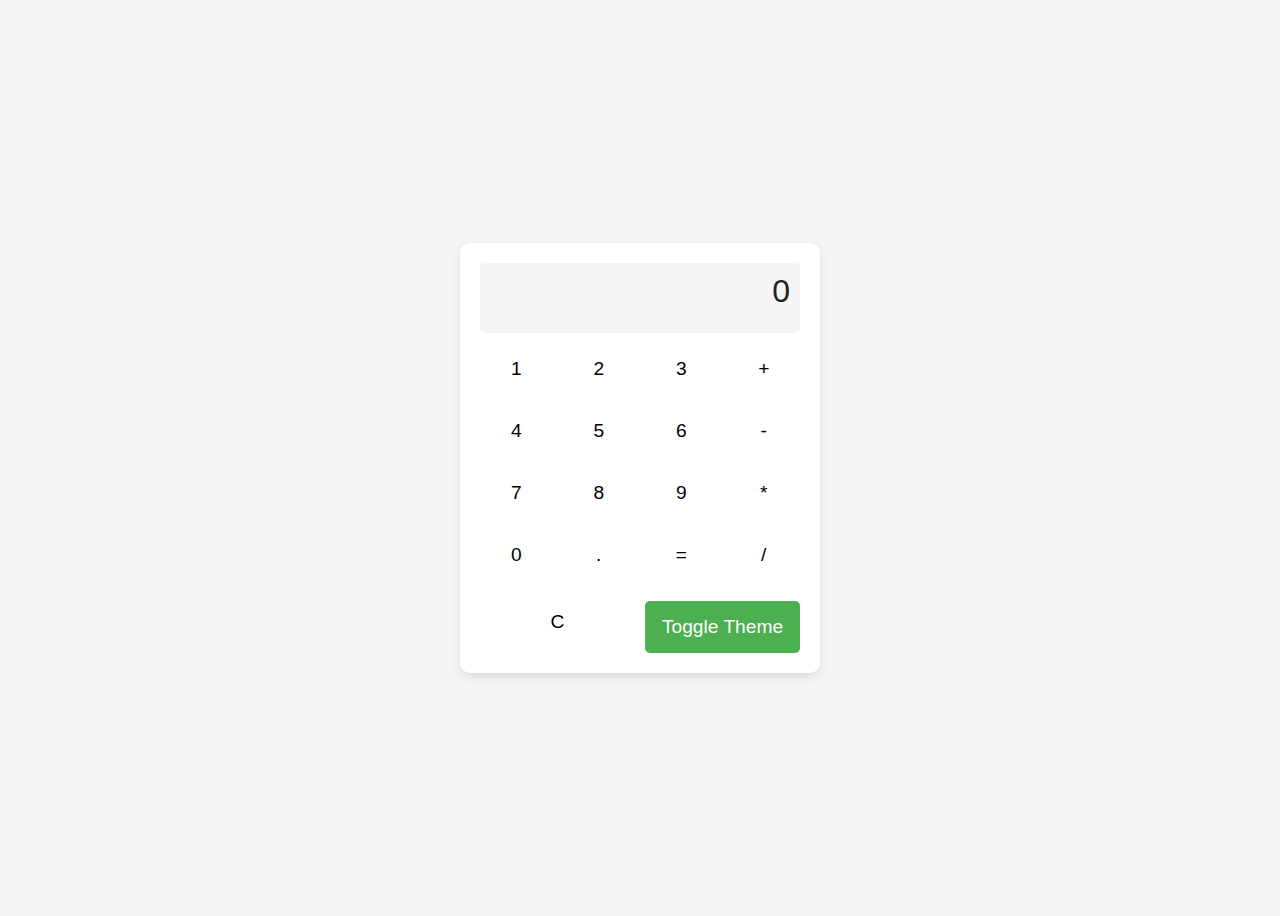
<file: portfolio/calculator/index.html>
<!DOCTYPE html>
<html lang="en">
<head>
  <meta charset="UTF-8">
  <meta name="viewport" content="width=device-width, initial-scale=1.0">
  <title>JS Calculator</title>
  <style>
    :root {
      --bg: #f5f5f5;
      --fg: #222;
      --primary: #4caf50;
      --button-bg: #fff;
      --button-hover: #e0e0e0;
    }
    [data-theme="dark"] {
      --bg: #222;
      --fg: #f5f5f5;
      --primary: #81c784;
      --button-bg: #333;
      --button-hover: #444;
    }
    body {
      background: var(--bg);
      color: var(--fg);
      display: flex;
      justify-content: center;
      align-items: center;
      height: 100vh;
      font-family: sans-serif;
    }
    .calculator {
      background: var(--button-bg);
      border-radius: 10px;
      box-shadow: 0 4px 10px rgba(0,0,0,0.1);
      width: 320px;
      padding: 20px;
    }
    .display {
      background: var(--bg);
      color: var(--fg);
      font-size: 2rem;
      text-align: right;
      padding: 10px;
      border-radius: 5px;
      margin-bottom: 10px;
      min-height: 50px;
      position: relative;
    }
    .prev {
      position: absolute;
      top: 5px;
      right: 10px;
      font-size: 1rem;
      color: var(--primary);
    }
    .keys {
      display: grid;
      grid-template-columns: repeat(4, 1fr);
      gap: 10px;
    }
    button {
      padding: 15px;
      font-size: 1.2rem;
      background: var(--button-bg);
      border: none;
      border-radius: 5px;
      cursor: pointer;
    }
    button:hover {
      background: var(--button-hover);
    }
    .span-2 { grid-column: span 2; }
    .theme-toggle {
      margin-top: 10px;
      width: 100%;
      background: var(--primary);
      color: #fff;
    }
  </style>
</head>
<body data-theme="light">
  <div class="calculator">
    <div class="display" id="display">
      <div class="prev" id="prevOp"></div>
      <div id="current">0</div>
    </div>
    <div class="keys">
      <!-- Input Numbers -->
      <button data-num>1</button>
      <button data-num>2</button>
      <button data-num>3</button>
      <button data-op>+</button>
      <button data-num>4</button>
      <button data-num>5</button>
      <button data-num>6</button>
      <button data-op>-</button>
      <button data-num>7</button>
      <button data-num>8</nutton>
      <button data-num>9</button>
      <button data-op>*</button>
      <button data-num>0</button>
      <button id="decimal">.</button>
      <button id="equals">=</button>
      <button data-op>/</button>
      <!-- Clear and Reset -->
      <button class="span-2" id="clear">C</button>
      <!-- light/dark -->
      <button class="span-2 theme-toggle" id="toggleTheme">Toggle Theme</button>
    </div>
  </div>

  <script>
    const display = document.getElementById('current');
    const prevOp = document.getElementById('prevOp');
    let current = '';
    let previous = '';
    let operator = null;
    let resultShown = false;

    function updateDisplay() {
      display.textContent = current || '0';
      prevOp.textContent = previous + (operator || '');
    }
    
    // Input Numbers & Decimal
    document.querySelectorAll('[data-num], #decimal').forEach(btn => {
      btn.addEventListener('click', () => {
        if (resultShown) { current = ''; resultShown = false; }
        if (btn.id === 'decimal' && current.includes('.')) return;
        current += btn.textContent;
        updateDisplay();
      });
    });
    
    // Math Operations
    document.querySelectorAll('[data-op]').forEach(btn => {
      btn.addEventListener('click', () => {
        if (!current) return;
        if (previous && operator && !resultShown) calculate();
        operator = btn.textContent;
        previous = current;
        current = '';
        updateDisplay();
      });
    });

    document.getElementById('equals').addEventListener('click', () => {
      if (!current || !previous) return;
      calculate();
      resultShown = true;
      operator = null;
      updateDisplay();
    });

    function calculate() {
      const a = parseFloat(previous);
      const b = parseFloat(current);
      let res;
      switch(operator) {
        case '+': res = a + b; break;
        case '-': res = a - b; break;
        case '*': res = a * b; break;
        case '/': res = b===0 ? 'Error' : a / b; break;
      }
      current = String(res);
      previous = '';
    }

    // Clear and Reset
    document.getElementById('clear').addEventListener('click', () => {
      current = '';
      previous = '';
      operator = null;
      resultShown = false;
      updateDisplay();
    });

    // Light & Dark Mode
    document.getElementById('toggleTheme').addEventListener('click', () => {
      const body = document.body;
      const newTheme = body.dataset.theme === 'light' ? 'dark' : 'light';
      body.dataset.theme = newTheme;
    });

    // Initialize
    updateDisplay();
  </script>
</body>
</html>
</file>
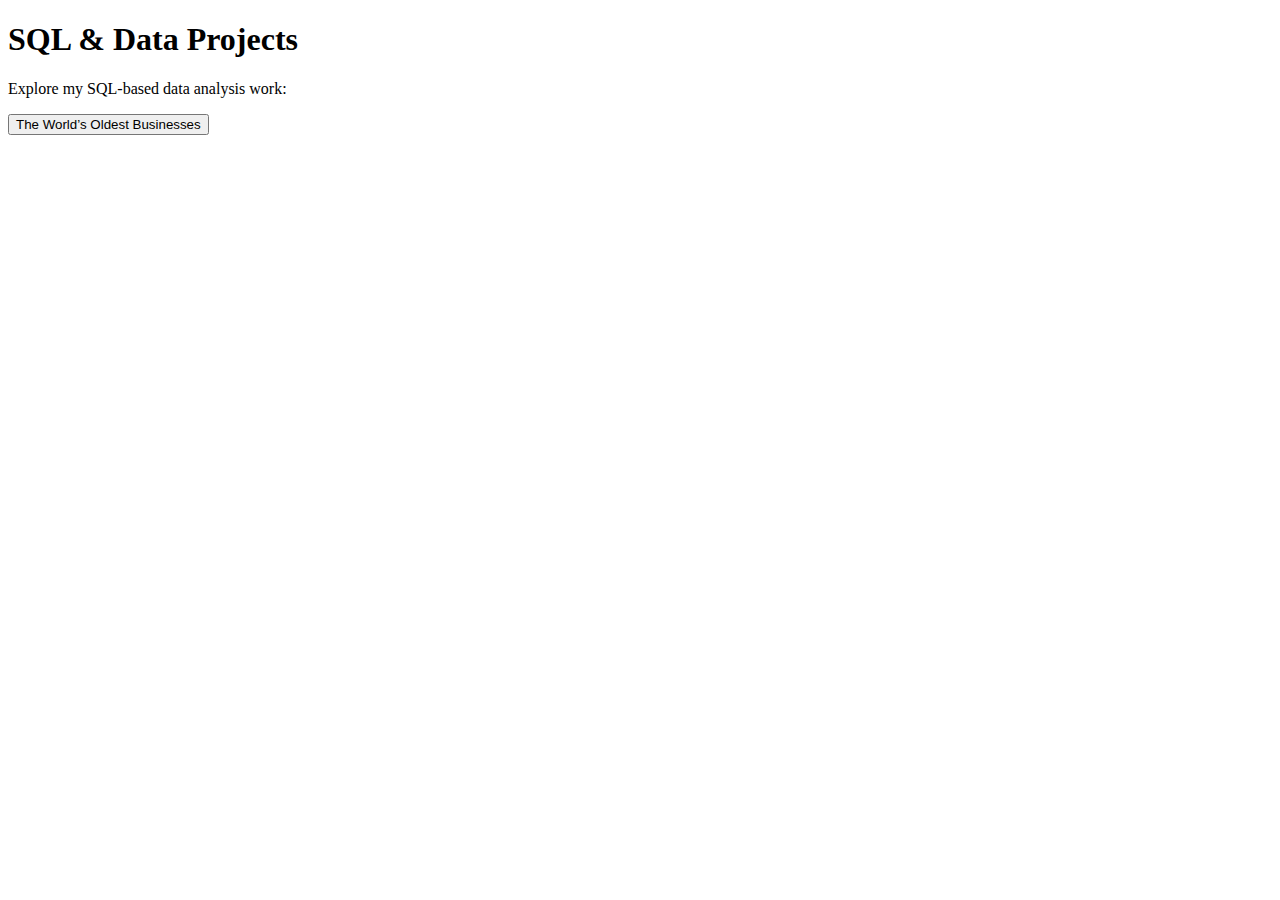
<file: sql_projects.html>
<!DOCTYPE html>
<html>
<head>
  <title>SQL & Data Projects</title>
</head>
<body>
  <h1>SQL & Data Projects</h1>
  <p>Explore my SQL-based data analysis work:</p>
  
  <a href="oldest_businesses.html">
    <button>The World’s Oldest Businesses</button>
  </a>

  <!-- You can add more project buttons below -->
</body>
</html>
</file>
